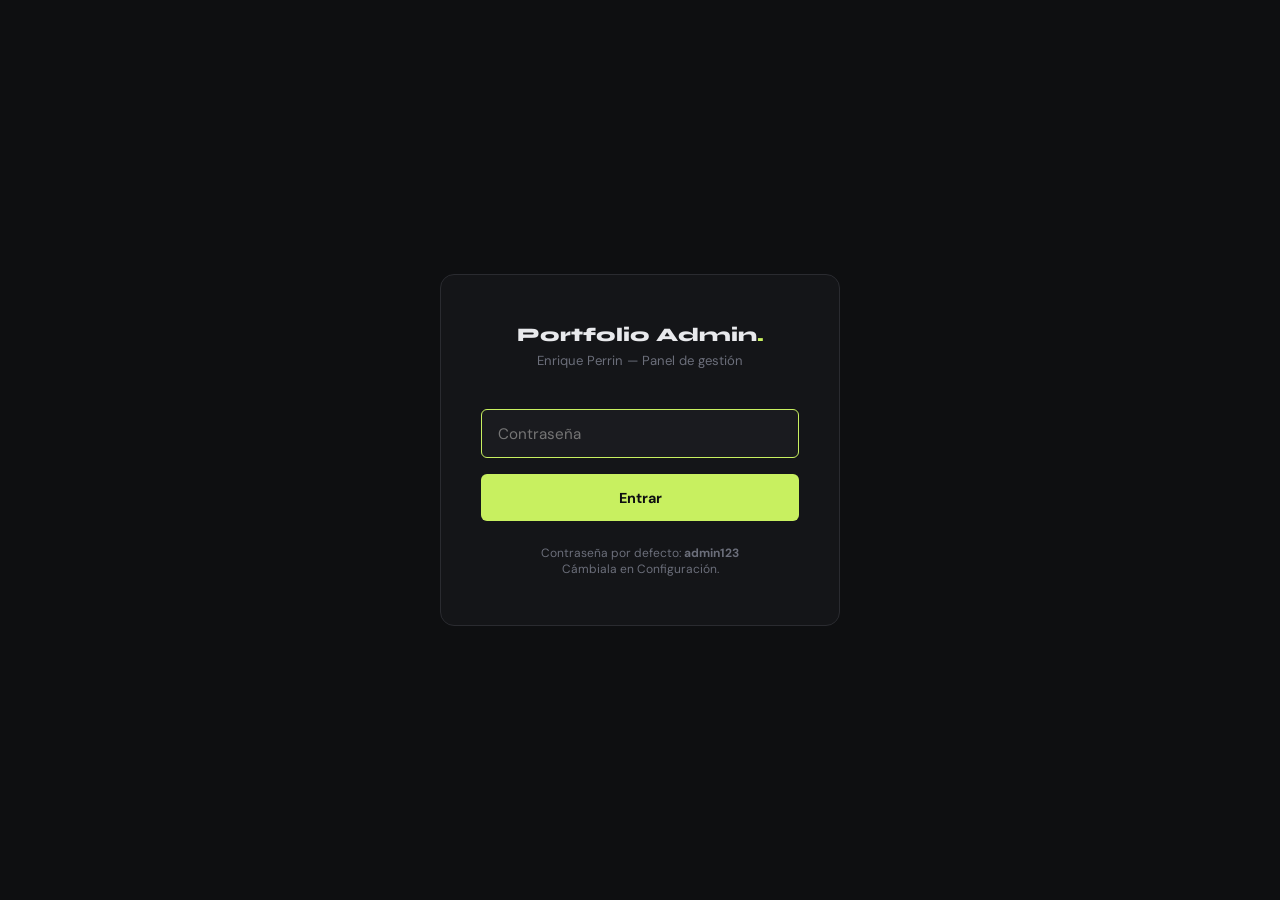
<file: admin.html>
<!DOCTYPE html>
<html lang="es">
<head>
  <meta charset="UTF-8" />
  <meta name="viewport" content="width=device-width, initial-scale=1.0" />
  <title>Admin — Enrique Perrin Portfolio</title>
  <link rel="preconnect" href="https://fonts.googleapis.com" />
  <link href="https://fonts.googleapis.com/css2?family=Syne:wght@700;800&family=DM+Sans:wght@300;400;500&display=swap" rel="stylesheet" />
  <style>
    *,*::before,*::after{box-sizing:border-box;margin:0;padding:0}
    :root{
      --bg:#0e0f11;--bg2:#141518;--bg3:#1a1b1f;--bg4:#212227;
      --line:#2a2b30;--text:#e8e9ec;--muted:#6b6e7a;
      --accent:#c8f060;--teal:#4af0c4;--danger:#f06060;--white:#fff;
      --font-h:'Syne',sans-serif;--font-b:'DM Sans',sans-serif;
      --radius:6px;--sidebar:240px;
    }
    html,body{height:100%}
    body{font-family:var(--font-b);background:var(--bg);color:var(--text);min-height:100vh}

    /* ══ LOGIN ══════════════════════════════════════ */
    #loginScreen{
      display:flex;align-items:center;justify-content:center;
      min-height:100vh;padding:2rem;
    }
    .login-box{
      background:var(--bg2);border:1px solid var(--line);
      border-radius:14px;padding:3rem 2.5rem;width:100%;max-width:400px;text-align:center;
    }
    .login-logo{font-family:var(--font-h);font-size:1.2rem;font-weight:800;margin-bottom:.4rem}
    .login-logo span{color:var(--accent)}
    .login-sub{font-size:.82rem;color:var(--muted);margin-bottom:2.5rem}
    .login-box input{
      width:100%;background:var(--bg3);border:1px solid var(--line);
      border-radius:var(--radius);padding:.85rem 1rem;color:var(--text);
      font-family:var(--font-b);font-size:.95rem;outline:none;
      margin-bottom:1rem;transition:border-color .2s;
    }
    .login-box input:focus{border-color:var(--accent)}
    .login-btn{
      width:100%;background:var(--accent);color:var(--bg);border:none;
      border-radius:var(--radius);padding:.9rem;
      font-family:var(--font-b);font-size:.9rem;font-weight:700;
      cursor:pointer;transition:opacity .2s;
    }
    .login-btn:hover{opacity:.88}
    .login-error{color:var(--danger);font-size:.82rem;margin-top:.8rem;display:none}
    .login-hint{font-size:.75rem;color:var(--muted);margin-top:1.5rem}

    /* ══ APP LAYOUT ════════════════════════════════ */
    #adminApp{display:none}
    .admin-layout{display:grid;grid-template-columns:var(--sidebar) 1fr;min-height:100vh}

    /* ── Sidebar ──────────────────────────────────── */
    .sidebar{
      background:var(--bg2);border-right:1px solid var(--line);
      display:flex;flex-direction:column;
      position:sticky;top:0;height:100vh;overflow-y:auto;
    }
    .sidebar-logo{
      font-family:var(--font-h);font-size:.9rem;font-weight:800;
      padding:1.5rem 1.5rem 1.2rem;border-bottom:1px solid var(--line);
    }
    .sidebar-logo span{color:var(--accent)}
    .sidebar-version{font-size:.62rem;color:var(--muted);margin-top:.2rem;font-family:var(--font-b);font-weight:400}
    .nav-section{font-size:.62rem;letter-spacing:.15em;text-transform:uppercase;color:var(--muted);padding:.8rem 1.5rem .3rem}
    .sidebar-link{
      display:flex;align-items:center;gap:.7rem;padding:.6rem 1.5rem;
      font-size:.85rem;color:var(--muted);cursor:pointer;
      border:none;background:none;width:100%;text-align:left;
      transition:color .15s,background .15s;
    }
    .sidebar-link:hover{color:var(--text);background:#ffffff05}
    .sidebar-link.active{color:var(--accent);background:#c8f06010}
    .sidebar-link .icon{font-size:1rem;width:20px;text-align:center}
    .sidebar-bottom{
      margin-top:auto;padding:1.2rem 1.5rem;
      border-top:1px solid var(--line);
      display:flex;flex-direction:column;gap:.6rem;
    }
    .sidebar-bottom a{
      font-size:.78rem;color:var(--muted);text-decoration:none;
      padding:.3rem 0;transition:color .2s;
    }
    .sidebar-bottom a:hover{color:var(--accent)}
    .logout-btn{
      background:none;border:none;color:var(--danger);
      font-size:.78rem;cursor:pointer;padding:.3rem 0;
      text-align:left;transition:opacity .2s;
    }
    .logout-btn:hover{opacity:.75}

    /* ── Main ─────────────────────────────────────── */
    .admin-main{display:flex;flex-direction:column;min-height:100vh;overflow-y:auto}
    .admin-topbar{
      background:var(--bg2);border-bottom:1px solid var(--line);
      padding:1.2rem 2rem;position:sticky;top:0;z-index:50;
      display:flex;align-items:center;justify-content:space-between;
    }
    .admin-title{font-family:var(--font-h);font-size:1.1rem;font-weight:800;color:var(--white)}
    .admin-subtitle{font-size:.78rem;color:var(--muted);margin-top:.1rem}
    .saved-indicator{
      display:flex;align-items:center;gap:.5rem;
      font-size:.78rem;color:var(--accent);opacity:0;
      transition:opacity .3s;
    }
    .saved-indicator.show{opacity:1}
    .admin-content{padding:2rem;flex:1}

    /* ── Panels ────────────────────────────────────── */
    .tab-panel{display:none}
    .tab-panel.active{display:block}

    /* ── Components ────────────────────────────────── */
    .panel{background:var(--bg2);border:1px solid var(--line);border-radius:10px;padding:1.8rem;margin-bottom:1.5rem}
    .panel-title{
      font-family:var(--font-h);font-size:1rem;font-weight:700;color:var(--white);
      margin-bottom:1.4rem;display:flex;align-items:center;justify-content:space-between;gap:.5rem;
    }
    .stats-row{display:grid;grid-template-columns:repeat(4,1fr);gap:1rem;margin-bottom:1.5rem}
    .stat-card{background:var(--bg2);border:1px solid var(--line);border-radius:10px;padding:1.3rem 1.5rem}
    .stat-card-val{font-family:var(--font-h);font-size:1.8rem;font-weight:800;color:var(--white)}
    .stat-card-lbl{font-size:.75rem;color:var(--muted);margin-top:.2rem}

    /* Tabs bar */
    .tabs{display:flex;border-bottom:1px solid var(--line);margin-bottom:1.8rem;gap:.2rem}
    .tab-btn{
      padding:.65rem 1.2rem;font-size:.82rem;font-weight:600;
      color:var(--muted);background:none;border:none;
      border-bottom:2px solid transparent;cursor:pointer;
      transition:all .2s;font-family:var(--font-b);white-space:nowrap;
    }
    .tab-btn.active{color:var(--accent);border-bottom-color:var(--accent)}

    /* Forms */
    .frow{display:grid;grid-template-columns:1fr 1fr;gap:1rem;margin-bottom:1rem}
    .fg{display:flex;flex-direction:column;gap:.35rem;margin-bottom:1rem}
    .fg:last-child{margin-bottom:0}
    .flabel{font-size:.7rem;letter-spacing:.12em;text-transform:uppercase;color:var(--muted);font-weight:600}
    .finput{
      width:100%;background:var(--bg3);border:1px solid var(--line);
      border-radius:var(--radius);padding:.72rem 1rem;color:var(--text);
      font-family:var(--font-b);font-size:.9rem;outline:none;
      transition:border-color .2s;-webkit-appearance:none;appearance:none;
    }
    .finput:focus{border-color:var(--accent)}
    textarea.finput{min-height:85px;resize:vertical}
    .finput-check{width:18px;height:18px;accent-color:var(--accent);cursor:pointer;flex-shrink:0}
    .check-row{display:flex;align-items:center;gap:.7rem}
    .check-row label{font-size:.88rem;color:var(--text);cursor:pointer}

    /* Buttons */
    .btn{
      display:inline-flex;align-items:center;gap:.4rem;
      padding:.58rem 1.2rem;border-radius:var(--radius);border:none;
      font-family:var(--font-b);font-size:.82rem;font-weight:600;
      cursor:pointer;transition:all .2s;
    }
    .btn-primary{background:var(--accent);color:var(--bg)}
    .btn-primary:hover{opacity:.88}
    .btn-teal{background:var(--teal);color:var(--bg)}
    .btn-teal:hover{opacity:.88}
    .btn-ghost{background:var(--bg3);border:1px solid var(--line);color:var(--text)}
    .btn-ghost:hover{border-color:var(--accent);color:var(--accent)}
    .btn-danger{background:#f0606012;border:1px solid #f0606040;color:var(--danger)}
    .btn-danger:hover{background:#f0606022}
    .btn-sm{padding:.35rem .8rem;font-size:.75rem}

    /* Item list */
    .item-list{display:flex;flex-direction:column;gap:.7rem;margin-top:1rem}
    .item-row{
      background:var(--bg3);border:1px solid var(--line);border-radius:8px;
      padding:.85rem 1rem;display:flex;align-items:center;gap:.9rem;
    }
    .item-thumb{width:58px;height:44px;border-radius:4px;object-fit:cover;flex-shrink:0;background:var(--bg);border:1px solid var(--line)}
    .item-info{flex:1;min-width:0}
    .item-title{font-size:.87rem;font-weight:600;color:var(--white);white-space:nowrap;overflow:hidden;text-overflow:ellipsis}
    .item-meta{font-size:.73rem;color:var(--muted);margin-top:.15rem}
    .item-actions{display:flex;gap:.5rem;flex-shrink:0}

    /* Toggle */
    .toggle-wrap{display:flex;align-items:center;gap:.7rem}
    .toggle{position:relative;width:40px;height:22px;flex-shrink:0}
    .toggle input{opacity:0;width:0;height:0}
    .toggle-slider{
      position:absolute;inset:0;background:var(--line);border-radius:11px;cursor:pointer;transition:background .2s;
    }
    .toggle-slider::before{
      content:'';position:absolute;width:16px;height:16px;border-radius:50%;
      background:var(--muted);top:3px;left:3px;transition:transform .2s,background .2s;
    }
    .toggle input:checked+.toggle-slider{background:#c8f06030}
    .toggle input:checked+.toggle-slider::before{transform:translateX(18px);background:var(--accent)}

    /* Modal */
    .modal{
      display:none;position:fixed;inset:0;z-index:500;
      background:rgba(0,0,0,.75);align-items:center;justify-content:center;padding:1.5rem;
    }
    .modal.open{display:flex}
    .modal-box{
      background:var(--bg2);border:1px solid var(--line);border-radius:12px;
      padding:2rem;width:100%;max-width:520px;max-height:88vh;overflow-y:auto;
    }
    .modal-head{
      display:flex;justify-content:space-between;align-items:center;
      margin-bottom:1.5rem;
    }
    .modal-head h3{font-family:var(--font-h);font-size:1.05rem;font-weight:800;color:var(--white)}
    .modal-head button{background:none;border:none;color:var(--muted);cursor:pointer;font-size:1.2rem;transition:color .2s;line-height:1}
    .modal-head button:hover{color:var(--white)}
    .modal-footer{display:flex;gap:.7rem;justify-content:flex-end;margin-top:1.5rem}

    /* Preview img */
    .img-preview{
      width:100%;aspect-ratio:16/9;object-fit:cover;border-radius:6px;
      border:1px solid var(--line);margin-top:.5rem;
      display:none;
    }
    .img-preview.show{display:block}

    /* Toast */
    .toast{
      position:fixed;bottom:1.5rem;right:1.5rem;z-index:9999;
      background:var(--bg3);border:1px solid var(--accent);
      border-radius:8px;padding:.8rem 1.4rem;
      font-size:.82rem;color:var(--accent);font-weight:600;
      transform:translateY(120%);opacity:0;transition:all .3s;
      pointer-events:none;display:flex;align-items:center;gap:.5rem;
    }
    .toast.show{transform:translateY(0);opacity:1}
    .toast.err{border-color:var(--danger);color:var(--danger)}

    /* Gameplay embed preview */
    .gp-embed-preview{
      width:100%;aspect-ratio:16/9;background:var(--bg3);
      border:1px solid var(--line);border-radius:8px;
      margin-top:.8rem;overflow:hidden;display:none;
    }
    .gp-embed-preview.show{display:block}
    .gp-embed-preview iframe{width:100%;height:100%;border:none}

    /* Responsive */
    @media(max-width:768px){
      .admin-layout{grid-template-columns:1fr}
      .sidebar{display:none}
      .stats-row{grid-template-columns:1fr 1fr}
      .frow{grid-template-columns:1fr}
    }
  </style>
</head>
<body>

<!-- ══ LOGIN ════════════════════════════════════════ -->
<div id="loginScreen">
  <div class="login-box">
    <div class="login-logo">Portfolio Admin<span>.</span></div>
    <div class="login-sub">Enrique Perrin — Panel de gestión</div>
    <input type="password" id="loginPass" placeholder="Contraseña" onkeydown="if(event.key==='Enter')doLogin()" />
    <button class="login-btn" onclick="doLogin()">Entrar</button>
    <div class="login-error" id="loginErr">Contraseña incorrecta.</div>
    <div class="login-hint">Contraseña por defecto: <strong>admin123</strong><br/>Cámbiala en Configuración.</div>
  </div>
</div>

<!-- ══ APP ══════════════════════════════════════════ -->
<div id="adminApp">
  <div class="admin-layout">

    <!-- SIDEBAR -->
    <aside class="sidebar">
      <div class="sidebar-logo">
        Admin<span>.</span>
        <div class="sidebar-version">Portfolio v2 — fusión</div>
      </div>

      <div class="nav-section">General</div>
      <button class="sidebar-link active" onclick="show('dashboard')"><span class="icon">📊</span>Dashboard</button>
      <button class="sidebar-link" onclick="show('config')"><span class="icon">⚙️</span>Configuración</button>

      <div class="nav-section">Contenido</div>
      <button class="sidebar-link" onclick="show('home')"><span class="icon">🏠</span>Página de Inicio</button>
      <button class="sidebar-link" onclick="show('projects')"><span class="icon">🎯</span>Proyectos</button>
      <button class="sidebar-link" onclick="show('gallery')"><span class="icon">🖼️</span>Galería</button>
      <button class="sidebar-link" onclick="show('contact')"><span class="icon">✉️</span>Contacto</button>
      <button class="sidebar-link" onclick="show('gameplays')"><span class="icon">🎮</span>Gameplays</button>

      <div class="sidebar-bottom">
        <a href="index.html" target="_blank">↗ Ver inicio</a>
        <a href="galeria.html" target="_blank">↗ Ver galería</a>
        <a href="contacto.html" target="_blank">↗ Ver contacto</a>
        <button class="logout-btn" onclick="doLogout()">⏻ Cerrar sesión</button>
      </div>
    </aside>

    <!-- MAIN -->
    <main class="admin-main">
      <div class="admin-topbar">
        <div>
          <div class="admin-title" id="pageTitle">Dashboard</div>
          <div class="admin-subtitle" id="pageSub">Resumen del portfolio</div>
        </div>
        <div class="saved-indicator" id="savedIndicator">✓ Guardado</div>
      </div>

      <div class="admin-content">

        <!-- DASHBOARD ─────────────────────────────── -->
        <div class="tab-panel active" id="panel-dashboard">
          <div class="stats-row">
            <div class="stat-card"><div class="stat-card-val" id="st-proj">0</div><div class="stat-card-lbl">Proyectos</div></div>
            <div class="stat-card"><div class="stat-card-val" id="st-imgs">0</div><div class="stat-card-lbl">Imágenes</div></div>
            <div class="stat-card"><div class="stat-card-val" id="st-cats">0</div><div class="stat-card-lbl">Categorías</div></div>
            <div class="stat-card"><div class="stat-card-val" id="st-gp">0</div><div class="stat-card-lbl">Gameplays</div></div>
          </div>
          <div class="panel">
            <div class="panel-title">🚀 Acciones rápidas</div>
            <div style="display:flex;gap:.7rem;flex-wrap:wrap;">
              <button class="btn btn-primary" onclick="show('projects');openProjModal()">+ Nuevo proyecto</button>
              <button class="btn btn-teal" onclick="show('gallery')">+ Subir imagen</button>
              <button class="btn btn-ghost" onclick="show('home')">✏️ Editar Inicio</button>
              <button class="btn btn-ghost" onclick="show('contact')">✏️ Editar Contacto</button>
            </div>
          </div>
          <div class="panel">
            <div class="panel-title">💾 Backup de datos</div>
            <p style="font-size:.85rem;color:var(--muted);line-height:1.7;margin-bottom:1rem;">Los datos se guardan en este navegador. Exporta regularmente para no perderlos.</p>
            <div style="display:flex;gap:.7rem;flex-wrap:wrap;">
              <button class="btn btn-ghost btn-sm" onclick="exportDB()">📤 Exportar JSON</button>
              <button class="btn btn-ghost btn-sm" onclick="document.getElementById('importFile').click()">📥 Importar JSON</button>
              <input type="file" id="importFile" accept=".json" style="display:none" onchange="importFromFile(event)" />
            </div>
          </div>
        </div>

        <!-- CONFIGURACIÓN ─────────────────────────── -->
        <div class="tab-panel" id="panel-config">
          <div class="panel">
            <div class="panel-title">👤 Datos generales</div>
            <div class="frow">
              <div class="fg"><label class="flabel">Nombre completo</label><input class="finput" id="cfg_name" /></div>
              <div class="fg"><label class="flabel">Tagline / Rol</label><input class="finput" id="cfg_tagline" /></div>
            </div>
            <div class="frow">
              <div class="fg"><label class="flabel">Email</label><input class="finput" type="email" id="cfg_email" /></div>
              <div class="fg"><label class="flabel">URL del CV (PDF)</label><input class="finput" type="url" id="cfg_cv" /></div>
            </div>
            <div class="frow">
              <div class="fg"><label class="flabel">LinkedIn (URL o texto)</label><input class="finput" id="cfg_li" /></div>
              <div class="fg"><label class="flabel">ArtStation (URL o texto)</label><input class="finput" id="cfg_as" /></div>
            </div>
            <div class="fg">
              <div class="check-row">
                <input class="finput-check" type="checkbox" id="cfg_avail" />
                <label for="cfg_avail">Mostrar como "Disponible para trabajo"</label>
              </div>
            </div>
            <div class="fg"><label class="flabel">Texto de disponibilidad</label><input class="finput" id="cfg_availtxt" placeholder="Buscando prácticas / empleo" /></div>
            <button class="btn btn-primary" onclick="saveConfig()">💾 Guardar</button>
          </div>

          <!-- REDES SOCIALES / FOOTER LINKS -->
          <div class="panel">
            <div class="panel-title">🔗 Redes sociales y enlaces del footer</div>
            <p style="font-size:.85rem;color:var(--muted);margin-bottom:1rem;">Gestiona los enlaces del pie de página de todas las páginas. Puedes ocultarlos temporalmente sin borrarlos y añadir los que quieras.</p>
            <div id="socialLinksEditor" style="display:flex;flex-direction:column;gap:.7rem;margin-bottom:1rem;"></div>
            <button class="btn btn-ghost btn-sm" onclick="addSocialLink()" style="margin-bottom:1rem;">➕ Añadir enlace</button>
            <button class="btn btn-primary" onclick="saveSocialLinks()">💾 Guardar enlaces</button>
          </div>

          <!-- NUBE / JSONBIN -->
          <div class="panel" id="cloudPanel">
            <div class="panel-title">☁️ Sincronización en la nube (JSONbin)</div>
            <div id="cloudStatus" style="margin-bottom:1rem;padding:.6rem 1rem;border-radius:.5rem;font-size:.85rem;background:var(--surface2);"></div>
            <p style="font-size:.82rem;color:var(--muted);margin-bottom:1rem;">
              Con JSONbin tus datos se guardan en la nube y no se pierden aunque cambies de navegador o dispositivo.
              <a href="https://jsonbin.io" target="_blank" style="color:var(--accent);">Regístrate gratis en jsonbin.io</a>,
              crea un Access Key y pégala aquí. El Bin ID se crea automáticamente.
            </p>
            <div class="frow">
              <div class="fg" style="flex:1">
                <label class="flabel">API Key (Master Key de JSONbin)</label>
                <input class="finput" id="cloud_apikey" type="password" placeholder="$2a$10$..." autocomplete="off" />
              </div>
              <div class="fg" style="flex:1">
                <label class="flabel">Bin ID <span style="color:var(--muted);font-weight:400;">(se rellena solo)</span></label>
                <input class="finput" id="cloud_binid" placeholder="Se genera automáticamente" />
              </div>
            </div>
            <div style="display:flex;gap:.7rem;flex-wrap:wrap;margin-top:.5rem;">
              <button class="btn btn-primary" onclick="saveCloudCfg()">🔗 Conectar y guardar</button>
              <button class="btn btn-ghost" onclick="syncFromCloud()">⬇️ Descargar desde nube</button>
              <button class="btn btn-ghost" onclick="uploadToCloud()">⬆️ Subir datos actuales</button>
              <button class="btn btn-danger btn-sm" onclick="disconnectCloud()">❌ Desconectar</button>
            </div>
          </div>

          <div class="panel">
            <div class="panel-title">🔑 Cambiar contraseña</div>
            <div class="frow">
              <div class="fg"><label class="flabel">Contraseña actual</label><input class="finput" type="password" id="pw_cur" /></div>
              <div class="fg"><label class="flabel">Nueva contraseña</label><input class="finput" type="password" id="pw_new" /></div>
            </div>
            <button class="btn btn-ghost" onclick="changePass()">🔐 Cambiar</button>
          </div>
          <div class="panel">
            <div class="panel-title">⚠️ Zona de peligro</div>
            <p style="font-size:.85rem;color:var(--muted);margin-bottom:1rem;">Restablecer todo el contenido al estado inicial. Esta acción no se puede deshacer.</p>
            <button class="btn btn-danger" onclick="doReset()">🗑️ Restablecer todo</button>
          </div>
        </div>

        <!-- HOME ──────────────────────────────────── -->
        <div class="tab-panel" id="panel-home">
          <div class="tabs">
            <button class="tab-btn active" onclick="swTab(this,'home-hero')">🌟 Hero</button>
            <button class="tab-btn" onclick="swTab(this,'home-about')">👤 Sobre mí</button>
            <button class="tab-btn" onclick="swTab(this,'home-stats')">📈 Stats</button>
            <button class="tab-btn" onclick="swTab(this,'home-skills')">🛠 Habilidades</button>
            <button class="tab-btn" onclick="swTab(this,'home-sections')">📑 Secciones</button>
          </div>

          <!-- HERO -->
          <div id="home-hero">
            <div class="panel">
              <div class="panel-title">🌟 Hero (portada)</div>
              <div class="fg"><label class="flabel">Badge / texto superior</label><input class="finput" id="h_badge" /></div>
              <div class="fg"><label class="flabel">Título (usa nueva línea para salto)</label><textarea class="finput" id="h_title" style="min-height:60px"></textarea></div>
              <div class="frow">
                <div class="fg"><label class="flabel">Subtítulo (rol)</label><input class="finput" id="h_role" /></div>
                <div class="fg"><label class="flabel">Descripción corta</label><input class="finput" id="h_desc" /></div>
              </div>
              <div class="fg"><label class="flabel">URL imagen hero</label><input class="finput" type="url" id="h_img" oninput="prevImg(this,'h_img_prev')" placeholder="https://..." /></div>
              <img class="img-preview" id="h_img_prev" />
              <button class="btn btn-primary" style="margin-top:1rem" onclick="saveHero()">💾 Guardar hero</button>
            </div>
          </div>

          <!-- ABOUT -->
          <div id="home-about" style="display:none">
            <div class="panel">
              <div class="panel-title">👤 Sección "Sobre mí"</div>
              <div class="fg"><label class="flabel">Título de sección</label><input class="finput" id="ab_title" /></div>
              <div class="fg"><label class="flabel">URL foto de perfil</label><input class="finput" type="url" id="ab_photo" oninput="prevImg(this,'ab_photo_prev')" /></div>
              <img class="img-preview" id="ab_photo_prev" />
              <div class="frow">
                <div class="fg"><label class="flabel">Nombre en tarjeta</label><input class="finput" id="ab_name" /></div>
                <div class="fg"><label class="flabel">Subtítulo en tarjeta</label><input class="finput" id="ab_sub" /></div>
              </div>
              <div class="fg"><label class="flabel">Estado / disponibilidad</label><input class="finput" id="ab_status" /></div>
              <div class="fg">
                <label class="flabel">Info de tarjeta (una fila por línea, formato "Etiqueta: Valor")</label>
                <textarea class="finput" id="ab_info" style="min-height:100px" placeholder="Especialidad: 3D Artist&#10;Idiomas: ES · EN"></textarea>
              </div>
              <div class="fg">
                <label class="flabel">Párrafos de texto (uno por línea en blanco — separa con doble salto)</label>
                <textarea class="finput" id="ab_paras" style="min-height:140px"></textarea>
              </div>
              <div class="fg">
                <label class="flabel">Herramientas (una por línea)</label>
                <textarea class="finput" id="ab_tools" style="min-height:90px" placeholder="🟠 Blender&#10;⬛ Unity"></textarea>
              </div>
              <button class="btn btn-primary" onclick="saveAbout()">💾 Guardar</button>
            </div>
            <div class="panel">
              <div class="panel-title">📊 Barras de habilidad</div>
              <div id="skillBarsEditor"></div>
              <button class="btn btn-ghost btn-sm" style="margin-top:.7rem" onclick="addSkillBar()">+ Añadir</button>
              <button class="btn btn-primary btn-sm" style="margin-top:.7rem;margin-left:.5rem" onclick="saveSkillBars()">💾 Guardar barras</button>
            </div>
          </div>

          <!-- STATS -->
          <div id="home-stats" style="display:none">
            <div class="panel">
              <div class="panel-title">📈 Stats del hero</div>
              <div id="statsEditor"></div>
              <div style="display:flex;gap:.7rem;margin-top:.7rem;">
                <button class="btn btn-ghost btn-sm" onclick="addStat()">+ Añadir stat</button>
                <button class="btn btn-primary btn-sm" onclick="saveStats()">💾 Guardar stats</button>
              </div>
            </div>
          </div>

          <!-- SKILLS CARDS -->
          <div id="home-skills" style="display:none">
            <div class="panel">
              <div class="panel-title">🃏 Tarjetas de especialidades</div>
              <div id="expCardsEditor"></div>
              <div style="display:flex;gap:.7rem;margin-top:.7rem;">
                <button class="btn btn-ghost btn-sm" onclick="addExpCard()">+ Añadir tarjeta</button>
                <button class="btn btn-primary btn-sm" onclick="saveExpCards()">💾 Guardar tarjetas</button>
              </div>
            </div>
          </div>

          <!-- SECTIONS MANAGER -->
          <div id="home-sections" style="display:none">
            <div class="panel">
              <div class="panel-title">📑 Secciones de la home</div>
              <p style="font-size:.82rem;color:var(--muted);margin-bottom:1rem;">Activa o desactiva secciones. Las desactivadas no aparecerán en la web.</p>
              <div id="sectionsManager"></div>
              <button class="btn btn-primary" style="margin-top:1rem" onclick="saveSections()">💾 Guardar orden</button>
            </div>
          </div>
        </div>

        <!-- PROYECTOS ──────────────────────────────── -->
        <div class="tab-panel" id="panel-projects">
          <div class="panel">
            <div class="panel-title">
              🎯 Proyectos
              <button class="btn btn-primary btn-sm" onclick="openProjModal()">+ Nuevo</button>
            </div>
            <div class="item-list" id="projList"></div>
          </div>
        </div>

        <!-- GALERÍA ────────────────────────────────── -->
        <div class="tab-panel" id="panel-gallery">
          <div class="tabs">
            <button class="tab-btn active" onclick="swTab(this,'gal-images')">🖼️ Imágenes</button>
            <button class="tab-btn" onclick="swTab(this,'gal-cats')">🏷️ Categorías</button>
          </div>
          <div id="gal-images">
            <div class="panel">
              <div class="panel-title">➕ Añadir imagen</div>
              <div class="fg"><label class="flabel">URL de la imagen</label><input class="finput" type="url" id="gi_url" oninput="prevImg(this,'gi_prev')" placeholder="https://..." /></div>
              <img class="img-preview" id="gi_prev" />
              <div class="frow">
                <div class="fg"><label class="flabel">Descripción / alt</label><input class="finput" id="gi_alt" placeholder="Modelado 3D" /></div>
                <div class="fg"><label class="flabel">Categoría</label><select class="finput" id="gi_cat"></select></div>
              </div>
              <button class="btn btn-primary" onclick="addGalImg()">➕ Añadir</button>
            </div>
            <div class="panel">
              <div class="panel-title">🖼️ Imágenes actuales (<span id="imgCount">0</span>)</div>
              <div class="item-list" id="imgList"></div>
            </div>
          </div>
          <div id="gal-cats" style="display:none">
            <div class="panel">
              <div class="panel-title">➕ Nueva categoría</div>
              <div class="frow">
                <div class="fg"><label class="flabel">ID (sin espacios)</label><input class="finput" id="gc_id" placeholder="personajes" /></div>
                <div class="fg"><label class="flabel">Nombre visible</label><input class="finput" id="gc_name" placeholder="Personajes" /></div>
              </div>
              <button class="btn btn-primary" onclick="addCat()">➕ Añadir</button>
            </div>
            <div class="panel">
              <div class="panel-title">🏷️ Categorías</div>
              <div class="item-list" id="catList"></div>
            </div>
          </div>
        </div>

        <!-- CONTACTO ───────────────────────────────── -->
        <div class="tab-panel" id="panel-contact">
          <div class="panel">
            <div class="panel-title">✉️ Datos de contacto</div>
            <div class="fg"><label class="flabel">Texto introductorio (HTML permitido)</label><textarea class="finput" id="c_intro" style="min-height:100px"></textarea></div>
            <div class="frow">
              <div class="fg"><label class="flabel">Email</label><input class="finput" type="email" id="c_email" /></div>
              <div class="fg"><label class="flabel">URL CV</label><input class="finput" type="url" id="c_cv" /></div>
            </div>
            <div class="frow">
              <div class="fg"><label class="flabel">LinkedIn</label><input class="finput" id="c_li" /></div>
              <div class="fg"><label class="flabel">ArtStation</label><input class="finput" id="c_as" /></div>
            </div>
            <button class="btn btn-primary" onclick="saveContact()">💾 Guardar contacto</button>
          </div>
        </div>

        <!-- GAMEPLAYS ──────────────────────────────── -->
        <div class="tab-panel" id="panel-gameplays">
          <div class="panel">
            <div class="panel-title">⚙️ Ajustes de sección</div>
            <div class="fg">
              <div class="toggle-wrap">
                <label class="toggle"><input type="checkbox" id="gp_active"><span class="toggle-slider"></span></label>
                <span style="font-size:.88rem;color:var(--text)">Activar sección Gameplays en la web</span>
              </div>
            </div>
            <div class="fg"><label class="flabel">Título de la sección</label><input class="finput" id="gp_title" /></div>
            <button class="btn btn-primary" onclick="saveGpSettings()">💾 Guardar ajustes</button>
          </div>
          <div class="panel">
            <div class="panel-title">➕ Añadir contenido</div>
            <div class="fg">
              <label class="flabel">Tipo</label>
              <select class="finput" id="gp_type" onchange="onGpTypeChange()">
                <option value="youtube">YouTube (embed)</option>
                <option value="mp4">Vídeo MP4 (URL)</option>
                <option value="gif">GIF (URL)</option>
              </select>
            </div>
            <div class="fg"><label class="flabel">Título</label><input class="finput" id="gp_name" placeholder="Demo de gameplay" /></div>

            <!-- YouTube -->
            <div id="gp_yt_wrap">
              <div class="fg">
                <label class="flabel">ID del vídeo de YouTube</label>
                <input class="finput" id="gp_yt_id" placeholder="dQw4w9WgXcQ" oninput="previewYT()" />
                <small style="color:var(--muted);font-size:.73rem;margin-top:.3rem;display:block">youtube.com/watch?v=<strong>ID_AQUÍ</strong></small>
              </div>
              <div class="gp-embed-preview" id="gp_yt_prev"><iframe id="gp_yt_frame" allowfullscreen></iframe></div>
            </div>

            <!-- URL (mp4 / gif) -->
            <div id="gp_url_wrap" style="display:none">
              <div class="fg"><label class="flabel">URL del archivo</label><input class="finput" type="url" id="gp_url" placeholder="https://..." /></div>
            </div>

            <div class="fg"><label class="flabel">Miniatura (URL, opcional)</label><input class="finput" type="url" id="gp_thumb" oninput="prevImg(this,'gp_thumb_prev')" /></div>
            <img class="img-preview" id="gp_thumb_prev" />
            <button class="btn btn-primary" style="margin-top:.8rem" onclick="addGp()">➕ Añadir</button>
          </div>
          <div class="panel">
            <div class="panel-title">📹 Contenido guardado</div>
            <div class="item-list" id="gpList"></div>
          </div>
        </div>

      </div><!-- /admin-content -->
    </main>
  </div>
</div><!-- /adminApp -->

<!-- MODAL PROYECTO -->
<div class="modal" id="modalProj">
  <div class="modal-box">
    <div class="modal-head">
      <h3 id="projModalTitle">Nuevo proyecto</h3>
      <button onclick="closeM('modalProj')">✕</button>
    </div>
    <input type="hidden" id="pm_id" />
    <div class="fg"><label class="flabel">Título</label><input class="finput" id="pm_title" /></div>
    <div class="fg"><label class="flabel">Descripción</label><textarea class="finput" id="pm_desc"></textarea></div>
    <div class="fg"><label class="flabel">URL imagen</label><input class="finput" type="url" id="pm_img" oninput="prevImg(this,'pm_img_prev')" /></div>
    <img class="img-preview" id="pm_img_prev" />
    <div class="frow">
      <div class="fg"><label class="flabel">Categoría</label>
        <select class="finput" id="pm_cat">
          <option value="3d">3D</option><option value="game">Game Dev</option>
          <option value="anim">Animación</option><option value="otro">Otro</option>
        </select>
      </div>
      <div class="fg"><label class="flabel">Tamaño en grid</label>
        <select class="finput" id="pm_size">
          <option value="wide">Grande (7/12)</option>
          <option value="narrow">Estrecho (5/12)</option>
          <option value="half">Medio (6/12)</option>
        </select>
      </div>
    </div>
    <div class="fg"><label class="flabel">Tags (separados por coma)</label><input class="finput" id="pm_tags" /></div>
    <div class="fg"><label class="flabel">Enlace "Ver proyecto"</label><input class="finput" type="url" id="pm_link" /></div>
    <div class="modal-footer">
      <button class="btn btn-ghost" onclick="closeM('modalProj')">Cancelar</button>
      <button class="btn btn-primary" onclick="saveProj()">💾 Guardar</button>
    </div>
  </div>
</div>

<!-- MODAL IMAGEN GALERÍA (editar) -->
<div class="modal" id="modalImg">
  <div class="modal-box">
    <div class="modal-head">
      <h3>Editar imagen</h3>
      <button onclick="closeM('modalImg')">✕</button>
    </div>
    <input type="hidden" id="im_id" />
    <div class="fg"><label class="flabel">URL</label><input class="finput" type="url" id="im_src" oninput="prevImg(this,'im_prev')" /></div>
    <img class="img-preview" id="im_prev" />
    <div class="fg"><label class="flabel">Descripción / alt</label><input class="finput" id="im_alt" /></div>
    <div class="fg"><label class="flabel">Categoría</label><select class="finput" id="im_cat"></select></div>
    <div class="modal-footer">
      <button class="btn btn-ghost" onclick="closeM('modalImg')">Cancelar</button>
      <button class="btn btn-primary" onclick="saveImgEdit()">💾 Guardar</button>
    </div>
  </div>
</div>

<!-- TOAST -->
<div class="toast" id="toast"></div>

<!-- DATA -->
<script src="../js/data.js"></script>
<script>
/* ══════════════════════════════════════════════════
   ADMIN JS — Panel unificado
══════════════════════════════════════════════════ */

const DEFAULT_PASS = 'admin123';

/* ── AUTH ──────────────────────────────────────── */
function doLogin() {
  const v = document.getElementById('loginPass').value;
  const stored = localStorage.getItem('ep_admin_pass') || DEFAULT_PASS;
  if (v === stored) {
    sessionStorage.setItem('ep_auth','1');
    document.getElementById('loginScreen').style.display = 'none';
    document.getElementById('adminApp').style.display = 'block';
    initAdmin();
  } else {
    document.getElementById('loginErr').style.display = 'block';
    document.getElementById('loginPass').value = '';
    document.getElementById('loginPass').focus();
  }
}
function doLogout() { sessionStorage.removeItem('ep_auth'); location.reload(); }

function changePass() {
  const cur = document.getElementById('pw_cur').value;
  const nw  = document.getElementById('pw_new').value;
  const stored = localStorage.getItem('ep_admin_pass') || DEFAULT_PASS;
  if (cur !== stored) { toast('Contraseña actual incorrecta',true); return; }
  if (nw.length < 4)  { toast('Mínimo 4 caracteres',true); return; }
  localStorage.setItem('ep_admin_pass', nw);
  toast('Contraseña actualizada');
  document.getElementById('pw_cur').value = '';
  document.getElementById('pw_new').value = '';
}

/* ── CLOUD / JSONBIN ────────────────────────────── */
function updateCloudStatus() {
  const el = document.getElementById('cloudStatus');
  if (!el) return;
  const cfg = getCloudCfg();
  if (cfg.apiKey && cfg.binId) {
    el.style.borderLeft = '3px solid var(--accent)';
    el.innerHTML = '✅ <strong>Conectado</strong> — Bin ID: <code style="font-size:.8rem">' + cfg.binId + '</code>. Los cambios se guardan automáticamente en la nube.';
  } else {
    el.style.borderLeft = '3px solid var(--muted)';
    el.innerHTML = '⚠️ <strong>Sin conexión</strong> — Los datos solo se guardan en este navegador. Configura tu API Key para sincronizar en la nube.';
  }
}

function loadCloudForm() {
  const cfg = getCloudCfg();
  const apiEl = document.getElementById('cloud_apikey');
  const binEl = document.getElementById('cloud_binid');
  if (apiEl) apiEl.value = cfg.apiKey || '';
  if (binEl) binEl.value = cfg.binId  || '';
  updateCloudStatus();
}

async function saveCloudCfg() {
  const apiKey = document.getElementById('cloud_apikey').value.trim();
  const binId  = document.getElementById('cloud_binid').value.trim();
  if (!apiKey) { toast('Introduce tu API Key', true); return; }

  // Si no hay binId, crear uno nuevo
  if (!binId) {
    toast('Creando bin en JSONbin...');
    try {
      const result = await createCloudBin(apiKey, getDB());
      setCloudCfg({ apiKey, binId: result.binId });
      document.getElementById('cloud_binid').value = result.binId;
      toast('☁️ ¡Bin creado y conectado! ID: ' + result.binId);
    } catch(e) {
      toast('Error al crear bin: ' + e.message, true);
      return;
    }
  } else {
    setCloudCfg({ apiKey, binId });
    toast('☁️ Configuración guardada');
  }
  updateCloudStatus();
}

async function syncFromCloud() {
  if (!isCloudEnabled()) { toast('Configura primero la nube', true); return; }
  toast('Descargando datos...');
  await loadFromCloud(
    (db) => { toast('✅ Datos sincronizados desde la nube'); loadConfigForm(); loadHomeForm(); loadProjects(); refreshStats(); },
    (err) => toast('Error: ' + err, true)
  );
}

async function uploadToCloud() {
  if (!isCloudEnabled()) { toast('Configura primero la nube', true); return; }
  toast('Subiendo datos...');
  const ok = await saveDBCloud(getDB());
  toast(ok ? '☁️ Datos subidos a la nube' : '❌ Error al subir', !ok);
}

function disconnectCloud() {
  if (!confirm('¿Desconectar la nube? Los datos locales se conservan.')) return;
  localStorage.removeItem('ep_cloud_cfg');
  document.getElementById('cloud_apikey').value = '';
  document.getElementById('cloud_binid').value  = '';
  updateCloudStatus();
  toast('Nube desconectada');
}

/* ── INIT ──────────────────────────────────────── */
function initAdmin() {
  refreshStats();
  loadCloudForm();
  loadConfigForm();
  loadHomeForm();
  loadProjects();
  loadGallery();
  loadContact();
  loadGameplays();
}

/* ── PANEL NAV ─────────────────────────────────── */
const PANEL_META = {
  dashboard: ['Dashboard','Resumen del portfolio'],
  config:    ['Configuración','Datos y acceso'],
  home:      ['Página de Inicio','Edita el contenido de la home'],
  projects:  ['Proyectos','Gestiona tu portfolio'],
  gallery:   ['Galería','Imágenes y categorías'],
  contact:   ['Contacto','Textos e información'],
  gameplays: ['Gameplays','Contenido multimedia']
};

function show(id) {
  document.querySelectorAll('.tab-panel').forEach(p => p.classList.remove('active'));
  document.querySelectorAll('.sidebar-link').forEach(l => l.classList.remove('active'));
  document.getElementById('panel-'+id).classList.add('active');
  document.querySelectorAll('.sidebar-link').forEach(l => {
    if ((l.getAttribute('onclick')||'').includes("'"+id+"'")) l.classList.add('active');
  });
  const [t,s] = PANEL_META[id] || [id,''];
  document.getElementById('pageTitle').textContent = t;
  document.getElementById('pageSub').textContent   = s;
}

/* ── TAB SWITCHER ──────────────────────────────── */
function swTab(btn, target) {
  const bar = btn.closest('.tabs');
  if (!bar) return;
  bar.querySelectorAll('.tab-btn').forEach(b => b.classList.remove('active'));
  btn.classList.add('active');
  // Find sibling tab contents (immediate siblings of bar's parent)
  const panel = bar.closest('.tab-panel');
  const all   = panel ? panel.querySelectorAll('[id^="' + target.split('-')[0] + '-"]') : [];
  all.forEach(el => el.style.display = 'none');
  const t = document.getElementById(target);
  if (t) t.style.display = '';
}

/* ── TOAST & SAVE ──────────────────────────────── */
function toast(msg, err=false) {
  const t = document.getElementById('toast');
  t.textContent = (err ? '✕ ' : '✓ ') + msg;
  t.className = 'toast show' + (err ? ' err' : '');
  setTimeout(() => t.classList.remove('show'), 2800);
}
async function persist(db) {
  const cloudOk = await saveDBCloud(db);
  const si = document.getElementById('savedIndicator');
  si.classList.add('show');
  setTimeout(() => si.classList.remove('show'), 2500);
  if (isCloudEnabled()) {
    toast(cloudOk ? '☁️ Guardado en la nube' : '⚠️ Guardado solo local (error nube)');
  } else {
    toast('💾 Guardado local');
  }
  refreshStats();
  updateCloudStatus();
}

/* ── DASHBOARD ─────────────────────────────────── */
function refreshStats() {
  const db = getDB();
  document.getElementById('st-proj').textContent = db.projects.length;
  document.getElementById('st-imgs').textContent = db.gallery.images.length;
  document.getElementById('st-cats').textContent = db.gallery.categories.length;
  document.getElementById('st-gp').textContent   = db.gameplays.items.length;
}

/* ── CONFIG ────────────────────────────────────── */
function loadConfigForm() {
  const c = getDB().config || {};
  document.getElementById('cfg_name').value     = c.name || '';
  document.getElementById('cfg_tagline').value  = c.tagline || '';
  document.getElementById('cfg_email').value    = c.email || '';
  document.getElementById('cfg_cv').value       = c.cvUrl || '';
  document.getElementById('cfg_li').value       = c.linkedin || '';
  document.getElementById('cfg_as').value       = c.artstation || '';
  document.getElementById('cfg_avail').checked  = c.availableForWork !== false;
  document.getElementById('cfg_availtxt').value = c.availableText || '';
  // Cargar editor de redes sociales
  renderSocialLinksEditor(c.socialLinks || []);
}
function saveConfig() {
  const db = getDB();
  const prev = db.config || {};
  db.config = {
    name: document.getElementById('cfg_name').value,
    tagline: document.getElementById('cfg_tagline').value,
    email: document.getElementById('cfg_email').value,
    cvUrl: document.getElementById('cfg_cv').value,
    linkedin: document.getElementById('cfg_li').value,
    artstation: document.getElementById('cfg_as').value,
    availableForWork: document.getElementById('cfg_avail').checked,
    availableText: document.getElementById('cfg_availtxt').value,
    socialLinks: prev.socialLinks || []
  };
  persist(db);
}

/* ── SOCIAL LINKS EDITOR ─────────────────────────── */
function loadSocialLinksEditor() {
  const db = getDB();
  const links = (db.config || {}).socialLinks || [];
  renderSocialLinksEditor(links);
}

function renderSocialLinksEditor(links) {
  const container = document.getElementById('socialLinksEditor');
  if (!container) return;
  container.innerHTML = '';
  links.forEach((link, idx) => {
    const row = document.createElement('div');
    row.style.cssText = 'display:grid;grid-template-columns:80px 1fr 1fr auto auto;gap:.5rem;align-items:center;background:var(--surface2);padding:.6rem .8rem;border-radius:.5rem;';
    row.innerHTML = `
      <input class="finput" placeholder="Icono" value="${link.icon||''}" data-idx="${idx}" data-field="icon" style="text-align:center;font-size:1.1rem;" />
      <input class="finput" placeholder="Etiqueta (ej: LinkedIn)" value="${link.label||''}" data-idx="${idx}" data-field="label" />
      <input class="finput" placeholder="URL completa" value="${link.url||''}" data-idx="${idx}" data-field="url" />
      <label title="${link.visible ? 'Visible' : 'Oculto'}" style="cursor:pointer;display:flex;align-items:center;gap:.3rem;font-size:.8rem;white-space:nowrap;color:${link.visible ? 'var(--accent)' : 'var(--muted)'};">
        <input type="checkbox" ${link.visible ? 'checked' : ''} data-idx="${idx}" data-field="visible" onchange="toggleSocialVisible(this)" style="accent-color:var(--accent);" />
        ${link.visible ? '👁 Visible' : '🚫 Oculto'}
      </label>
      <button class="btn btn-danger btn-sm" onclick="removeSocialLink(${idx})" title="Eliminar" style="padding:.3rem .6rem;">🗑</button>
    `;
    container.appendChild(row);
  });
}

function toggleSocialVisible(checkbox) {
  const label = checkbox.parentElement;
  const visible = checkbox.checked;
  label.style.color = visible ? 'var(--accent)' : 'var(--muted)';
  label.innerHTML = `<input type="checkbox" ${visible ? 'checked' : ''} data-idx="${checkbox.dataset.idx}" data-field="visible" onchange="toggleSocialVisible(this)" style="accent-color:var(--accent);" /> ${visible ? '👁 Visible' : '🚫 Oculto'}`;
}

function addSocialLink() {
  const db = getDB();
  const links = (db.config || {}).socialLinks || [];
  links.push({ id: 'sl' + Date.now(), label: '', url: '', icon: '🔗', visible: true });
  renderSocialLinksEditor(links);
}

function removeSocialLink(idx) {
  const db = getDB();
  const links = (db.config || {}).socialLinks || [];
  links.splice(idx, 1);
  renderSocialLinksEditor(links);
}

function saveSocialLinks() {
  const container = document.getElementById('socialLinksEditor');
  if (!container) return;
  const rows = container.querySelectorAll('[data-idx]');
  const map = {};
  rows.forEach(el => {
    const i = el.dataset.idx;
    if (!map[i]) map[i] = { id: 'sl' + i };
    if (el.dataset.field === 'visible') {
      map[i].visible = el.checked;
    } else {
      map[i][el.dataset.field] = el.value;
    }
  });
  const links = Object.values(map);
  const db = getDB();
  db.config = db.config || {};
  db.config.socialLinks = links;
  persist(db);
  toast('✅ Enlaces guardados');
}

/* ── HOME / HERO ────────────────────────────────── */
function loadHomeForm() {
  const db = getDB();
  const h  = db.home;
  document.getElementById('h_badge').value = h.badge || '';
  document.getElementById('h_title').value = h.heroTitle || '';
  document.getElementById('h_role').value  = h.heroSubtitle || '';
  document.getElementById('h_desc').value  = h.heroDesc || '';
  document.getElementById('h_img').value   = h.heroImage || '';
  if (h.heroImage) { const p=document.getElementById('h_img_prev'); p.src=h.heroImage; p.classList.add('show'); }

  // About section
  const ab = h.sections?.find(s=>s.type==='about') || {};
  document.getElementById('ab_title').value  = ab.title || '';
  document.getElementById('ab_photo').value  = ab.photo || '';
  if (ab.photo) { const p=document.getElementById('ab_photo_prev'); p.src=ab.photo; p.classList.add('show'); }
  document.getElementById('ab_name').value   = ab.cardName || '';
  document.getElementById('ab_sub').value    = ab.cardSub  || '';
  document.getElementById('ab_status').value = ab.cardStatus || '';

  // cardInfo
  const infoArr = Array.isArray(ab.cardInfo)
    ? ab.cardInfo.map(r => r.label+': '+r.value)
    : (ab.cardInfo||'').split('·').map(s=>s.trim()).filter(Boolean);
  document.getElementById('ab_info').value = infoArr.join('\n');
  document.getElementById('ab_paras').value = (ab.paragraphs||[]).join('\n\n');
  document.getElementById('ab_tools').value = (ab.tools||[]).join('\n');

  renderSkillBarsEditor(ab.skills || []);
  renderStatsEditor(h.stats || []);
  renderExpCardsEditor(h.sections?.find(s=>s.type==='skills')?.cards || []);
  renderSectionsManager(h.sections || []);
}

function saveHero() {
  const db = getDB();
  db.home.badge        = document.getElementById('h_badge').value;
  db.home.heroTitle    = document.getElementById('h_title').value;
  db.home.heroSubtitle = document.getElementById('h_role').value;
  db.home.heroDesc     = document.getElementById('h_desc').value;
  db.home.heroImage    = document.getElementById('h_img').value;
  persist(db);
}

function saveAbout() {
  const db  = getDB();
  const sec = db.home.sections?.find(s=>s.type==='about');
  if (!sec) return;
  sec.title      = document.getElementById('ab_title').value;
  sec.photo      = document.getElementById('ab_photo').value;
  sec.cardName   = document.getElementById('ab_name').value;
  sec.cardSub    = document.getElementById('ab_sub').value;
  sec.cardStatus = document.getElementById('ab_status').value;
  sec.cardInfo   = document.getElementById('ab_info').value.split('\n').map(l => {
    const [k,...v] = l.split(':');
    return { label: k?.trim()||l, value: v.join(':').trim() };
  }).filter(r=>r.label);
  sec.paragraphs = document.getElementById('ab_paras').value.split(/\n\n+/).map(p=>p.trim()).filter(Boolean);
  sec.tools      = document.getElementById('ab_tools').value.split('\n').map(t=>t.trim()).filter(Boolean);
  persist(db);
}

/* ── SKILL BARS ─────────────────────────────────── */
function renderSkillBarsEditor(bars) {
  document.getElementById('skillBarsEditor').innerHTML = bars.map((b,i)=>`
    <div style="display:flex;gap:.5rem;margin-bottom:.5rem;align-items:center;">
      <input class="finput" placeholder="Nombre" value="${b.name}" data-sbn="${i}" style="flex:2" />
      <input class="finput" type="number" min="0" max="100" value="${b.pct}" data-sbp="${i}" style="flex:1" />
      <button class="btn btn-danger btn-sm" onclick="removeSkillBar(${i})">✕</button>
    </div>`).join('');
}
function addSkillBar() {
  const db=getDB(); const sec=db.home.sections?.find(s=>s.type==='about');
  if(sec){ sec.skills=(sec.skills||[]); sec.skills.push({name:'Nueva habilidad',pct:70}); saveDB(db); renderSkillBarsEditor(sec.skills); }
}
function removeSkillBar(i) {
  const db=getDB(); const sec=db.home.sections?.find(s=>s.type==='about');
  if(sec){ sec.skills.splice(i,1); saveDB(db); renderSkillBarsEditor(sec.skills); }
}
function saveSkillBars() {
  const db=getDB(); const sec=db.home.sections?.find(s=>s.type==='about');
  if(!sec) return;
  sec.skills = Array.from(document.querySelectorAll('[data-sbn]')).map((el,i)=>({
    name: el.value,
    pct:  parseInt(document.querySelector(`[data-sbp="${i}"]`)?.value||70)
  }));
  persist(db);
}

/* ── STATS ──────────────────────────────────────── */
function renderStatsEditor(stats) {
  document.getElementById('statsEditor').innerHTML = stats.map((s,i)=>`
    <div style="display:flex;gap:.5rem;margin-bottom:.5rem;align-items:center;">
      <input class="finput" placeholder="Número" value="${s.num}" data-stn="${i}" style="flex:1" />
      <input class="finput" placeholder="Etiqueta" value="${s.label}" data-stl="${i}" style="flex:2" />
      <button class="btn btn-danger btn-sm" onclick="removeStat(${i})">✕</button>
    </div>`).join('');
}
function addStat(){ const db=getDB(); db.home.stats=(db.home.stats||[]); db.home.stats.push({num:'0',label:'Nuevo'}); saveDB(db); renderStatsEditor(db.home.stats); }
function removeStat(i){ const db=getDB(); db.home.stats.splice(i,1); saveDB(db); renderStatsEditor(db.home.stats); }
function saveStats(){
  const db=getDB();
  db.home.stats=Array.from(document.querySelectorAll('[data-stn]')).map((el,i)=>({
    num:el.value, label:document.querySelector(`[data-stl="${i}"]`)?.value||''
  }));
  persist(db);
}

/* ── EXP CARDS ──────────────────────────────────── */
function renderExpCardsEditor(cards){
  document.getElementById('expCardsEditor').innerHTML = cards.map((c,i)=>`
    <div style="background:var(--bg3);border:1px solid var(--line);border-radius:8px;padding:1rem;margin-bottom:.8rem;">
      <div style="display:flex;gap:.5rem;margin-bottom:.5rem;">
        <input class="finput" value="${c.icon||'⭐'}" data-eci="${i}" style="width:56px;text-align:center" />
        <input class="finput" value="${c.title}" data-ect="${i}" style="flex:1" placeholder="Título" />
        <button class="btn btn-danger btn-sm" onclick="removeExpCard(${i})">✕</button>
      </div>
      <textarea class="finput" data-ecd="${i}" style="min-height:55px;margin-bottom:.5rem;" placeholder="Descripción">${c.desc||''}</textarea>
      <input class="finput" value="${(c.tools||[]).join(', ')}" data-ectools="${i}" placeholder="Herramientas (separadas por coma)" />
    </div>`).join('');
}
function addExpCard(){
  const db=getDB(); const sec=db.home.sections?.find(s=>s.type==='skills');
  if(sec){ sec.cards=(sec.cards||[]); sec.cards.push({icon:'⭐',title:'Nueva especialidad',desc:'',tools:[]}); saveDB(db); renderExpCardsEditor(sec.cards); }
}
function removeExpCard(i){
  const db=getDB(); const sec=db.home.sections?.find(s=>s.type==='skills');
  if(sec){ sec.cards.splice(i,1); saveDB(db); renderExpCardsEditor(sec.cards); }
}
function saveExpCards(){
  const db=getDB(); const sec=db.home.sections?.find(s=>s.type==='skills');
  if(!sec) return;
  sec.cards=Array.from(document.querySelectorAll('[data-eci]')).map((el,i)=>({
    icon:el.value,
    title:document.querySelector(`[data-ect="${i}"]`)?.value||'',
    desc:document.querySelector(`[data-ecd="${i}"]`)?.value||'',
    tools:(document.querySelector(`[data-ectools="${i}"]`)?.value||'').split(',').map(t=>t.trim()).filter(Boolean)
  }));
  persist(db);
}

/* ── SECTIONS MANAGER ───────────────────────────── */
function renderSectionsManager(sections){
  document.getElementById('sectionsManager').innerHTML = sections.map((s,i)=>`
    <div style="display:flex;align-items:center;gap:.7rem;padding:.7rem;background:var(--bg3);border:1px solid var(--line);border-radius:6px;margin-bottom:.5rem;">
      <label class="toggle">
        <input type="checkbox" ${s.active?'checked':''} data-sec-active="${i}" />
        <span class="toggle-slider"></span>
      </label>
      <span style="font-size:.88rem;color:var(--text);flex:1">${s.title||s.type||s.id}</span>
      <span style="font-size:.7rem;color:var(--muted);background:var(--bg4);padding:.2rem .6rem;border-radius:3px">${s.type||'custom'}</span>
    </div>`).join('');
}
function saveSections(){
  const db=getDB();
  document.querySelectorAll('[data-sec-active]').forEach(el=>{
    const i=parseInt(el.dataset.secActive);
    if(db.home.sections[i]) db.home.sections[i].active=el.checked;
  });
  persist(db);
}

/* ── PROJECTS ───────────────────────────────────── */
function loadProjects(){
  const db=getDB();
  const sorted=[...(db.projects||[])].sort((a,b)=>(a.order||0)-(b.order||0));
  document.getElementById('projList').innerHTML = sorted.length
    ? sorted.map(p=>`
      <div class="item-row">
        <img class="item-thumb" src="${p.img||''}" alt="${p.title}" onerror="this.style.opacity='.2'" />
        <div class="item-info">
          <div class="item-title">${p.title}</div>
          <div class="item-meta">${(p.tags||[]).join(' · ')} · ${p.cat} · ${p.size||'half'}</div>
        </div>
        <div class="item-actions">
          <button class="btn btn-ghost btn-sm" onclick="openProjModal('${p.id}')">✏️</button>
          <button class="btn btn-danger btn-sm" onclick="delProj('${p.id}')">🗑️</button>
        </div>
      </div>`).join('')
    : '<p style="color:var(--muted);font-size:.85rem;padding:.5rem">No hay proyectos. Añade uno.</p>';
}
function openProjModal(id=null){
  const db=getDB();
  document.getElementById('projModalTitle').textContent = id?'Editar proyecto':'Nuevo proyecto';
  document.getElementById('pm_id').value = id||'';
  if(id){
    const p=db.projects.find(x=>x.id===id)||{};
    document.getElementById('pm_title').value = p.title||'';
    document.getElementById('pm_desc').value  = p.desc||'';
    document.getElementById('pm_img').value   = p.img||'';
    document.getElementById('pm_cat').value   = p.cat||'3d';
    document.getElementById('pm_size').value  = p.size||'half';
    document.getElementById('pm_tags').value  = (p.tags||[]).join(', ');
    document.getElementById('pm_link').value  = p.link||'';
    if(p.img){ const pr=document.getElementById('pm_img_prev'); pr.src=p.img; pr.classList.add('show'); }
  } else {
    ['pm_title','pm_desc','pm_img','pm_tags','pm_link'].forEach(x=>document.getElementById(x).value='');
    document.getElementById('pm_cat').value='3d';
    document.getElementById('pm_size').value='half';
    document.getElementById('pm_img_prev').classList.remove('show');
  }
  openM('modalProj');
}
function saveProj(){
  const db=getDB();
  const id=document.getElementById('pm_id').value;
  const obj={
    id: id||uid(),
    title: document.getElementById('pm_title').value.trim(),
    desc:  document.getElementById('pm_desc').value.trim(),
    img:   document.getElementById('pm_img').value.trim(),
    cat:   document.getElementById('pm_cat').value,
    size:  document.getElementById('pm_size').value,
    tags:  document.getElementById('pm_tags').value.split(',').map(t=>t.trim()).filter(Boolean),
    link:  document.getElementById('pm_link').value.trim(),
    order: id?(db.projects.find(p=>p.id===id)?.order||db.projects.length+1):db.projects.length+1
  };
  if(!obj.title){ toast('El título es obligatorio',true); return; }
  if(id){ const i=db.projects.findIndex(p=>p.id===id); if(i>=0) db.projects[i]=obj; }
  else db.projects.push(obj);
  persist(db); loadProjects(); closeM('modalProj');
}
function delProj(id){
  if(!confirm('¿Eliminar este proyecto?')) return;
  const db=getDB(); db.projects=db.projects.filter(p=>p.id!==id);
  persist(db); loadProjects();
}

/* ── GALLERY ─────────────────────────────────────── */
function loadGallery(){
  const db=getDB();
  // Populate cat select
  const sel1=document.getElementById('gi_cat');
  sel1.innerHTML = db.gallery.categories.map(c=>`<option value="${c.id}">${c.name}</option>`).join('');
  renderImgList();
  renderCatList();
}
function renderImgList(){
  const db=getDB();
  const imgs=db.gallery.images;
  document.getElementById('imgCount').textContent=imgs.length;
  document.getElementById('imgList').innerHTML = imgs.length
    ? imgs.map(img=>{
        const cat=db.gallery.categories.find(c=>c.id===img.cat);
        return `
        <div class="item-row">
          <img class="item-thumb" src="${img.src}" alt="${img.alt}" onerror="this.style.opacity='.2'" />
          <div class="item-info">
            <div class="item-title">${img.alt}</div>
            <div class="item-meta">${cat?cat.name:'Sin categoría'}</div>
          </div>
          <div class="item-actions">
            <button class="btn btn-ghost btn-sm" onclick="openImgEdit('${img.id}')">✏️</button>
            <button class="btn btn-danger btn-sm" onclick="delImg('${img.id}')">🗑️</button>
          </div>
        </div>`;}).join('')
    : '<p style="color:var(--muted);font-size:.85rem;padding:.5rem">No hay imágenes.</p>';
}
function addGalImg(){
  const url=document.getElementById('gi_url').value.trim();
  const alt=document.getElementById('gi_alt').value.trim();
  const cat=document.getElementById('gi_cat').value;
  if(!url){toast('La URL es obligatoria',true);return;}
  const db=getDB();
  db.gallery.images.push({id:uid(),src:url,alt:alt||url.split('/').pop(),cat});
  persist(db); renderImgList();
  document.getElementById('gi_url').value='';
  document.getElementById('gi_alt').value='';
  document.getElementById('gi_prev').classList.remove('show');
}
function openImgEdit(id){
  const db=getDB(); const img=db.gallery.images.find(i=>i.id===id);
  if(!img) return;
  document.getElementById('im_id').value=id;
  document.getElementById('im_src').value=img.src;
  document.getElementById('im_alt').value=img.alt;
  // cat select
  const sel=document.getElementById('im_cat');
  sel.innerHTML=db.gallery.categories.map(c=>`<option value="${c.id}" ${c.id===img.cat?'selected':''}>${c.name}</option>`).join('');
  const p=document.getElementById('im_prev'); p.src=img.src; p.classList.add('show');
  openM('modalImg');
}
function saveImgEdit(){
  const db=getDB(); const id=document.getElementById('im_id').value;
  const img=db.gallery.images.find(i=>i.id===id); if(!img) return;
  img.src=document.getElementById('im_src').value.trim();
  img.alt=document.getElementById('im_alt').value.trim();
  img.cat=document.getElementById('im_cat').value;
  persist(db); renderImgList(); closeM('modalImg');
}
function delImg(id){
  if(!confirm('¿Eliminar imagen?')) return;
  const db=getDB(); db.gallery.images=db.gallery.images.filter(i=>i.id!==id);
  persist(db); renderImgList();
}
function renderCatList(){
  const db=getDB();
  document.getElementById('catList').innerHTML = db.gallery.categories.map(c=>`
    <div class="item-row">
      <div class="item-info">
        <div class="item-title">${c.name}</div>
        <div class="item-meta">ID: ${c.id} · ${db.gallery.images.filter(i=>i.cat===c.id).length} imágenes</div>
      </div>
      <div class="item-actions">
        <button class="btn btn-danger btn-sm" onclick="delCat('${c.id}')">🗑️</button>
      </div>
    </div>`).join('');
}
function addCat(){
  const id=document.getElementById('gc_id').value.trim().toLowerCase().replace(/\s+/g,'-');
  const name=document.getElementById('gc_name').value.trim();
  if(!id||!name){toast('Rellena ID y nombre',true);return;}
  const db=getDB();
  if(db.gallery.categories.find(c=>c.id===id)){toast('Ese ID ya existe',true);return;}
  db.gallery.categories.push({id,name});
  persist(db); renderCatList();
  // refresh selects
  const sel1=document.getElementById('gi_cat');
  sel1.innerHTML=db.gallery.categories.map(c=>`<option value="${c.id}">${c.name}</option>`).join('');
  document.getElementById('gc_id').value='';
  document.getElementById('gc_name').value='';
}
function delCat(id){
  if(!confirm('¿Eliminar categoría? Las imágenes no se eliminarán.')) return;
  const db=getDB(); db.gallery.categories=db.gallery.categories.filter(c=>c.id!==id);
  persist(db); renderCatList();
}

/* ── CONTACT ─────────────────────────────────────── */
function loadContact(){
  const db=getDB(); const c=db.contact||{};
  document.getElementById('c_intro').value=c.intro||'';
  document.getElementById('c_email').value=c.email||'';
  document.getElementById('c_cv').value=c.cvUrl||'';
  document.getElementById('c_li').value=c.linkedin||'';
  document.getElementById('c_as').value=c.artstation||'';
}
function saveContact(){
  const db=getDB();
  db.contact={
    intro:     document.getElementById('c_intro').value,
    email:     document.getElementById('c_email').value,
    cvUrl:     document.getElementById('c_cv').value,
    linkedin:  document.getElementById('c_li').value,
    artstation:document.getElementById('c_as').value
  };
  persist(db);
}

/* ── GAMEPLAYS ──────────────────────────────────── */
function loadGameplays(){
  const db=getDB(); const gp=db.gameplays;
  document.getElementById('gp_active').checked=gp.active;
  document.getElementById('gp_title').value=gp.title||'';
  renderGpList();
}
function onGpTypeChange(){
  const t=document.getElementById('gp_type').value;
  document.getElementById('gp_yt_wrap').style.display  = t==='youtube' ? '' : 'none';
  document.getElementById('gp_url_wrap').style.display = t!=='youtube' ? '' : 'none';
}
function previewYT(){
  const id=document.getElementById('gp_yt_id').value.trim();
  const wrap=document.getElementById('gp_yt_prev');
  const fr=document.getElementById('gp_yt_frame');
  if(id){ fr.src=`https://www.youtube.com/embed/${id}`; wrap.classList.add('show'); }
  else { wrap.classList.remove('show'); fr.src=''; }
}
function saveGpSettings(){
  const db=getDB();
  db.gameplays.active=document.getElementById('gp_active').checked;
  db.gameplays.title =document.getElementById('gp_title').value;
  persist(db);
}
function addGp(){
  const type=document.getElementById('gp_type').value;
  const name=document.getElementById('gp_name').value.trim();
  if(!name){toast('El título es obligatorio',true);return;}
  const item={id:uid(),type,title:name,thumb:document.getElementById('gp_thumb').value.trim(),order:0};
  if(type==='youtube') item.embedId=document.getElementById('gp_yt_id').value.trim();
  else item.url=document.getElementById('gp_url').value.trim();
  const db=getDB(); item.order=db.gameplays.items.length+1;
  db.gameplays.items.push(item);
  persist(db); renderGpList();
  ['gp_name','gp_yt_id','gp_url','gp_thumb'].forEach(x=>document.getElementById(x).value='');
  document.getElementById('gp_yt_prev').classList.remove('show');
  document.getElementById('gp_thumb_prev').classList.remove('show');
}
function renderGpList(){
  const db=getDB(); const items=db.gameplays.items;
  document.getElementById('gpList').innerHTML = items.length
    ? items.map(item=>`
      <div class="item-row">
        ${item.thumb
          ? `<img class="item-thumb" src="${item.thumb}" />`
          : `<div class="item-thumb" style="display:flex;align-items:center;justify-content:center;font-size:1.3rem;">${item.type==='youtube'?'▶️':item.type==='gif'?'🎞️':'📹'}</div>`}
        <div class="item-info">
          <div class="item-title">${item.title}</div>
          <div class="item-meta">${item.type}${item.embedId?' · '+item.embedId:''}</div>
        </div>
        <div class="item-actions">
          <button class="btn btn-danger btn-sm" onclick="delGp('${item.id}')">🗑️</button>
        </div>
      </div>`).join('')
    : '<p style="color:var(--muted);font-size:.85rem;padding:.5rem">No hay contenido.</p>';
}
function delGp(id){
  if(!confirm('¿Eliminar?')) return;
  const db=getDB(); db.gameplays.items=db.gameplays.items.filter(i=>i.id!==id);
  persist(db); renderGpList();
}

/* ── UTILS ──────────────────────────────────────── */
function uid(){ return Math.random().toString(36).slice(2,9); }
function openM(id){ document.getElementById(id).classList.add('open'); }
function closeM(id){ document.getElementById(id).classList.remove('open'); }
document.querySelectorAll('.modal').forEach(m=>{
  m.addEventListener('click', e=>{ if(e.target===m) closeM(m.id); });
});
function prevImg(inp, prevId){
  const p=document.getElementById(prevId);
  if(!p) return;
  if(inp.value){ p.src=inp.value; p.classList.add('show'); }
  else p.classList.remove('show');
}

/* ── EXPORT / IMPORT / RESET ────────────────────── */
function doReset(){
  if(!confirm('¿Restablecer todo? Se perderá todo el contenido.')) return;
  resetDB(); toast('Datos restablecidos, recargando...'); setTimeout(()=>location.reload(),1200);
}

/* ── BOOT ───────────────────────────────────────── */
window.addEventListener('DOMContentLoaded',()=>{
  if(sessionStorage.getItem('ep_auth')==='1'){
    document.getElementById('loginScreen').style.display='none';
    document.getElementById('adminApp').style.display='block';
    initAdmin();
  } else {
    document.getElementById('loginPass').focus();
  }
});
</script>
</body>
</html>
</file>
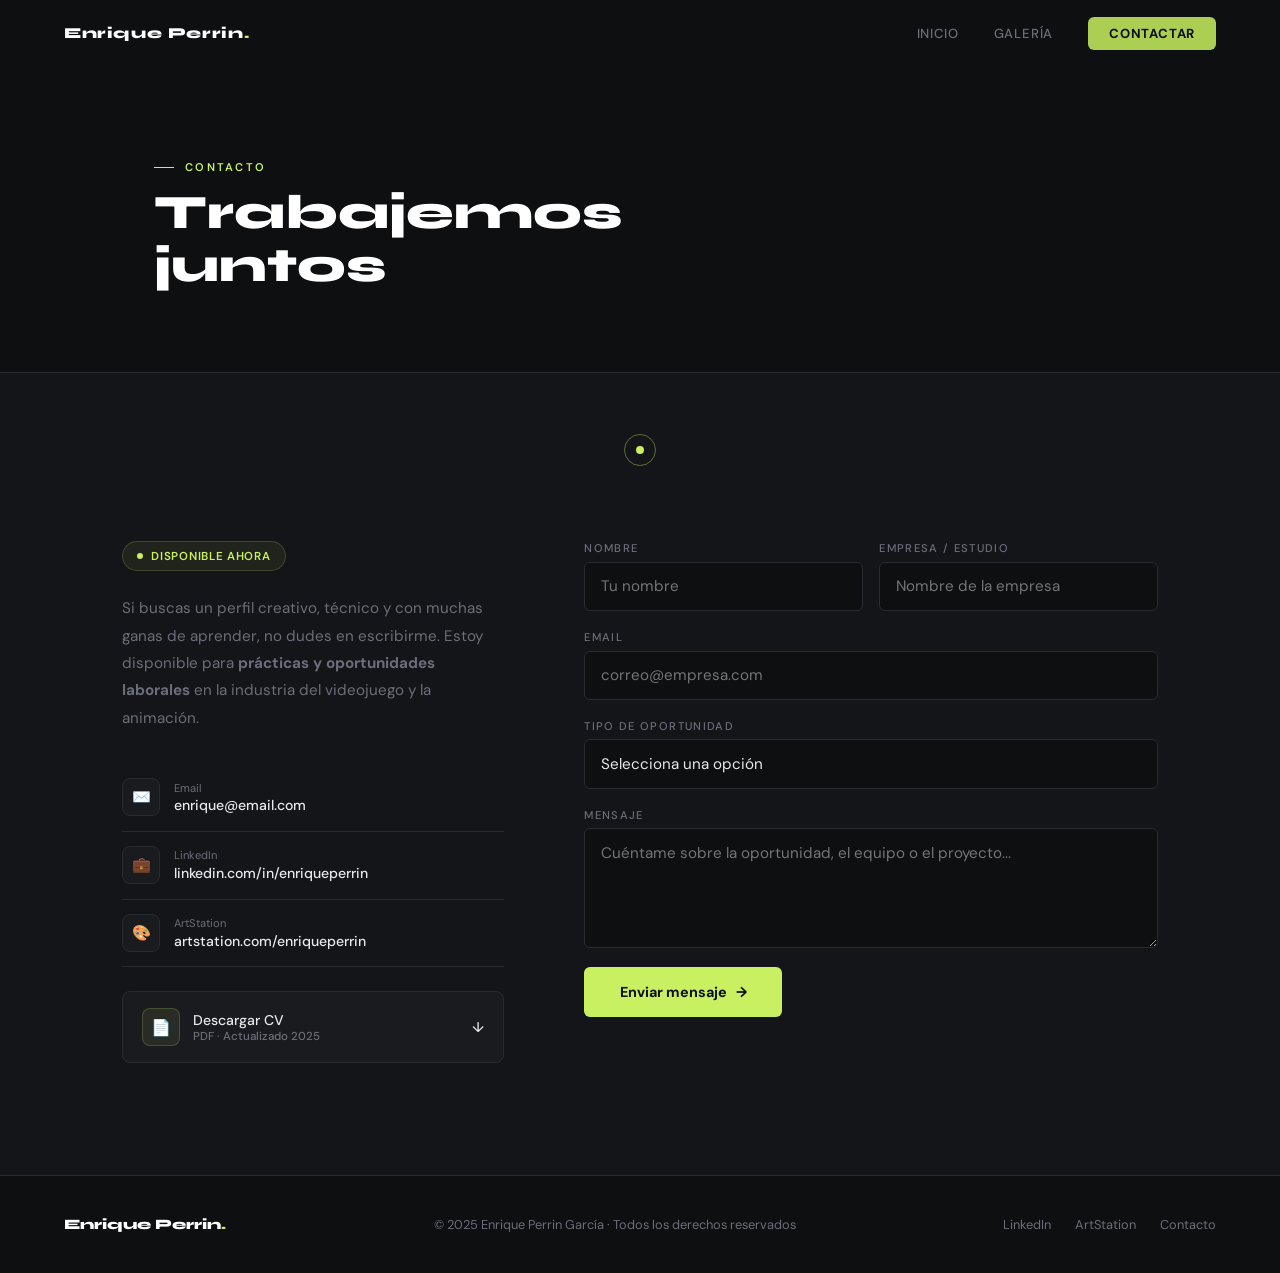
<file: contacto.html>
<!DOCTYPE html>
<html lang="es">
<head>
  <meta charset="UTF-8" />
  <meta name="viewport" content="width=device-width, initial-scale=1.0" />
  <title>Contacto — Enrique Perrin</title>
  <link rel="preconnect" href="https://fonts.googleapis.com" />
  <link href="https://fonts.googleapis.com/css2?family=Syne:wght@400;600;700;800&family=DM+Sans:ital,wght@0,300;0,400;0,500;1,300&display=swap" rel="stylesheet" />
  <link rel="stylesheet" href="css/main.css" />
  <style>
    /* Diseño original del usuario, mejorado */
    .contact-section { background: var(--bg2); border-top: 1px solid var(--line); }
    .contact-grid {
      display: grid; grid-template-columns: 4fr 6fr;
      gap: 5rem; margin-top: 3.5rem; align-items: start;
    }

    /* Links de contacto */
    .contact-item {
      display: flex; align-items: center; gap: .9rem; padding: .9rem 0;
      border-bottom: 1px solid var(--line); text-decoration: none;
      transition: color .2s; color: var(--text);
    }
    .contact-item:last-of-type { border-bottom: none; }
    .contact-item:hover { color: var(--accent); }
    .contact-item-icon {
      width: 38px; height: 38px; background: var(--bg3); border: 1px solid var(--line);
      border-radius: 8px; display: flex; align-items: center; justify-content: center;
      font-size: .95rem; flex-shrink: 0; transition: border-color .2s, background .2s;
    }
    .contact-item:hover .contact-item-icon { border-color: var(--accent); background: #c8f06010; }
    .contact-item-label { font-size: .7rem; color: var(--muted); margin-bottom: .1rem; }
    .contact-item-text  { font-size: .88rem; font-weight: 500; }

    /* CV download */
    .cv-download {
      margin-top: 1.5rem; display: flex; align-items: center; gap: .8rem;
      background: var(--bg3); border: 1px solid var(--line); border-radius: 8px;
      padding: 1rem 1.2rem; text-decoration: none; color: var(--text);
      transition: border-color .2s, color .2s, transform .2s;
      font-size: .88rem; font-weight: 500;
    }
    .cv-download:hover { border-color: var(--accent); color: var(--accent); transform: translateY(-2px); }
    .cv-icon {
      width: 38px; height: 38px; background: #c8f06015; border: 1px solid #c8f06030;
      border-radius: 8px; display: flex; align-items: center; justify-content: center; font-size: 1rem;
    }
    .cv-text-small { font-size: .72rem; color: var(--muted); }

    /* Disponibilidad badge */
    .avail-pill {
      display: inline-flex; align-items: center; gap: .5rem;
      background: #c8f06012; border: 1px solid #c8f06030;
      border-radius: 99px; padding: .4rem .9rem;
      font-size: .72rem; color: var(--accent); font-weight: 600;
      letter-spacing: .06em; text-transform: uppercase;
      margin-bottom: 1.5rem;
    }
    .avail-pill::before { content:''; width:6px; height:6px; border-radius:50%; background:var(--accent); animation:blink 2s infinite; }
    @keyframes blink { 0%,100%{opacity:1} 50%{opacity:.2} }

    /* Form */
    .contact-form { display: flex; flex-direction: column; gap: 1.2rem; }
    .form-row { display: grid; grid-template-columns: 1fr 1fr; gap: 1rem; }
    .f-group { display: flex; flex-direction: column; gap: .4rem; }
    .f-label { font-size: .7rem; letter-spacing: .12em; text-transform: uppercase; color: var(--muted); font-weight: 500; }
    .f-group input, .f-group textarea, .f-group select {
      background: var(--bg); border: 1px solid var(--line); border-radius: var(--radius);
      padding: .85rem 1rem; color: var(--text); font-family: var(--font-b); font-size: .95rem;
      outline: none; resize: vertical; -webkit-appearance: none; appearance: none;
      transition: border-color .2s, box-shadow .2s;
    }
    .f-group input:focus, .f-group textarea:focus, .f-group select:focus {
      border-color: var(--accent); box-shadow: 0 0 0 3px #c8f06015;
    }
    .f-group textarea { min-height: 120px; }
    .f-group select option { background: var(--bg2); }
    .btn-submit {
      background: var(--accent); color: var(--bg); border: none;
      font-family: var(--font-b); font-size: .9rem; font-weight: 700;
      padding: 1rem 2.2rem; border-radius: var(--radius); cursor: pointer;
      transition: opacity .2s, transform .2s, box-shadow .2s;
      display: flex; align-items: center; gap: .6rem; align-self: flex-start;
    }
    .btn-submit:hover { opacity: .85; transform: translateY(-2px); box-shadow: 0 12px 30px #c8f06025; }
    .btn-submit:disabled { opacity: .6; cursor: not-allowed; transform: none; }

    @media (max-width: 900px) {
      .contact-grid { grid-template-columns: 1fr; gap: 2.5rem; }
      .form-row { grid-template-columns: 1fr; }
    }
  </style>
</head>
<body>

<div id="cur"></div>
<div id="cur-r"></div>

<nav id="nav">
  <a href="index.html" class="nav-logo">Enrique Perrin<span class="dot">.</span></a>
  <ul class="nav-links">
    <li><a href="index.html">Inicio</a></li>
    <li><a href="galeria.html">Galería</a></li>
    <li><a href="contacto.html" class="nav-cta active" style="opacity:.85;">Contactar</a></li>
  </ul>
  <button class="nav-hamburger" id="navHamburger" aria-label="Menú">
    <span></span><span></span><span></span>
  </button>
</nav>
<div class="nav-mobile-menu" id="navMobile">
  <a href="index.html">Inicio</a>
  <a href="galeria.html">Galería</a>
  <a href="contacto.html" class="active">Contactar</a>
</div>

<div class="page-hero">
  <p class="s-eyebrow reveal">Contacto</p>
  <h1 class="s-title reveal">Trabajemos<br/>juntos</h1>
</div>

<section class="contact-section">
  <div class="inner">
    <div class="contact-grid">

      <!-- COLUMNA IZQUIERDA -->
      <div>
        <div class="avail-pill reveal" id="availPill">Disponible ahora</div>
        <p class="reveal" id="contactIntro" style="font-size:.95rem;color:var(--muted);line-height:1.8;margin-bottom:2rem;">
          Si buscas un perfil creativo, técnico y con muchas ganas de aprender, no dudes en escribirme.
          Estoy disponible para <strong style="color:var(--text);">prácticas y oportunidades laborales</strong>
          en la industria del videojuego y la animación.
        </p>

        <a id="contactEmail" href="mailto:enrique@email.com" class="contact-item reveal">
          <div class="contact-item-icon">✉️</div>
          <div>
            <div class="contact-item-label">Email</div>
            <div class="contact-item-text" id="emailText">enrique@email.com</div>
          </div>
        </a>

        <a id="contactLinkedin" href="https://linkedin.com/in/enriqueperrin" target="_blank" class="contact-item reveal">
          <div class="contact-item-icon">💼</div>
          <div>
            <div class="contact-item-label">LinkedIn</div>
            <div class="contact-item-text" id="linkedinText">linkedin.com/in/enriqueperrin</div>
          </div>
        </a>

        <a id="contactArtstation" href="https://artstation.com/enriqueperrin" target="_blank" class="contact-item reveal">
          <div class="contact-item-icon">🎨</div>
          <div>
            <div class="contact-item-label">ArtStation</div>
            <div class="contact-item-text" id="artstationText">artstation.com/enriqueperrin</div>
          </div>
        </a>

        <a id="cvDownload" href="#" class="cv-download reveal">
          <div class="cv-icon">📄</div>
          <div>
            <div>Descargar CV</div>
            <div class="cv-text-small">PDF · Actualizado 2025</div>
          </div>
          <span style="margin-left:auto;">↓</span>
        </a>
      </div>

      <!-- FORMULARIO (diseño original) -->
      <form class="contact-form reveal" onsubmit="handleForm(event)">
        <div class="form-row">
          <div class="f-group">
            <label class="f-label">Nombre</label>
            <input type="text" placeholder="Tu nombre" required autocomplete="name" />
          </div>
          <div class="f-group">
            <label class="f-label">Empresa / Estudio</label>
            <input type="text" placeholder="Nombre de la empresa" autocomplete="organization" />
          </div>
        </div>
        <div class="f-group">
          <label class="f-label">Email</label>
          <input type="email" placeholder="correo@empresa.com" required autocomplete="email" />
        </div>
        <div class="f-group">
          <label class="f-label">Tipo de oportunidad</label>
          <select>
            <option value="">Selecciona una opción</option>
            <option>Prácticas</option>
            <option>Trabajo a tiempo completo</option>
            <option>Proyecto freelance</option>
            <option>Colaboración</option>
            <option>Otro</option>
          </select>
        </div>
        <div class="f-group">
          <label class="f-label">Mensaje</label>
          <textarea placeholder="Cuéntame sobre la oportunidad, el equipo o el proyecto..."></textarea>
        </div>
        <button type="submit" class="btn-submit">
          <span id="submitTxt">Enviar mensaje</span> →
        </button>
      </form>
    </div>
  </div>
</section>

<footer>
  <div class="footer-logo">Enrique Perrin<span>.</span></div>
  <div>© 2025 Enrique Perrin García · Todos los derechos reservados</div>
  <div class="footer-links" style="display:flex;gap:1.5rem;flex-wrap:wrap;justify-content:center;"></div>
</footer>

<script src="js/data.js"></script>
<script src="js/shared.js"></script>
<script>
document.addEventListener('DOMContentLoaded', () => {
  const db = getDB();
  const c  = db.contact || {};
  const cfg = db.config || {};

  if (c.intro) document.getElementById('contactIntro').innerHTML = c.intro;

  const email = c.email || cfg.email || '';
  if (email) {
    document.getElementById('emailText').textContent = email;
    document.getElementById('contactEmail').href = 'mailto:' + email;
  }

  const li = c.linkedin || cfg.linkedin || '';
  if (li) {
    document.getElementById('linkedinText').textContent = li;
    document.getElementById('contactLinkedin').href = li.startsWith('http') ? li : 'https://' + li;
  }

  const as = c.artstation || cfg.artstation || '';
  if (as) {
    document.getElementById('artstationText').textContent = as;
    document.getElementById('contactArtstation').href = as.startsWith('http') ? as : 'https://' + as;
  }

  const cv = c.cvUrl || cfg.cvUrl || '#';
  document.getElementById('cvDownload').href = cv;

  if (cfg.availableForWork === false) {
    const pill = document.getElementById('availPill');
    pill.style.background = 'var(--bg3)';
    pill.style.borderColor = 'var(--line)';
    pill.style.color = 'var(--muted)';
    pill.textContent = 'No disponible actualmente';
  }
});
</script>
</body>
</html>
</file>
<file: css/main.css>
/* =====================================================
   MAIN.CSS — Estilos compartidos — Versión fusión
   ===================================================== */

*, *::before, *::after { box-sizing: border-box; margin: 0; padding: 0; }

:root {
  --bg:      #0e0f11;
  --bg2:     #141518;
  --bg3:     #1a1b1f;
  --line:    #2a2b30;
  --text:    #e8e9ec;
  --muted:   #6b6e7a;
  --accent:  #c8f060;
  --accent2: #4af0c4;
  --white:   #ffffff;
  --radius:  6px;
  --font-h:  'Syne', sans-serif;
  --font-b:  'DM Sans', sans-serif;
}

html { scroll-behavior: smooth; }

body {
  font-family: var(--font-b);
  background: var(--bg);
  color: var(--text);
  overflow-x: hidden;
}

/* ─── CURSOR PERSONALIZADO ─── */
/* Oculto por defecto; JS lo muestra solo si hay ratón */
#cur, #cur-r {
  position: fixed; border-radius: 50%;
  pointer-events: none; z-index: 9999;
  transform: translate(-50%,-50%);
  display: none;
  will-change: left, top;
}
#cur   { width: 8px; height: 8px; background: var(--accent); transition: width .15s, height .15s, background .2s; }
#cur-r { width: 32px; height: 32px; border: 1.5px solid var(--accent); opacity: .4; transition: width .2s, height .2s, opacity .2s; }
body.hovering #cur   { width: 16px; height: 16px; background: var(--accent2); }
body.hovering #cur-r { width: 48px; height: 48px; opacity: .2; }

/* ─── NAV ─── */
nav {
  position: fixed; top: 0; width: 100%; z-index: 200;
  display: flex; align-items: center; justify-content: space-between;
  padding: 1.4rem 4rem;
  border-bottom: 1px solid transparent;
  transition: background .4s, border-color .4s, padding .3s;
}
nav.scrolled {
  background: rgba(14,15,17,.95);
  border-color: var(--line);
  backdrop-filter: blur(14px);
  -webkit-backdrop-filter: blur(14px);
  padding: 1rem 4rem;
}
.nav-logo {
  font-family: var(--font-h); font-size: .95rem; font-weight: 800;
  letter-spacing: .04em; color: var(--white); text-decoration: none;
  flex-shrink: 0;
}
.nav-logo .dot { color: var(--accent); }
.nav-links { display: flex; gap: 2.2rem; list-style: none; align-items: center; }
.nav-links a {
  font-size: .82rem; letter-spacing: .06em; text-transform: uppercase;
  color: var(--muted); text-decoration: none; font-weight: 500; transition: color .2s;
  white-space: nowrap;
}
.nav-links a:hover, .nav-links a.active { color: var(--white); }
.nav-links .nav-cta {
  background: var(--accent); color: var(--bg) !important;
  padding: .5rem 1.3rem; border-radius: var(--radius); font-weight: 700;
}
.nav-links .nav-cta:hover { opacity: .85; }

/* Hamburguesa */
.nav-hamburger {
  display: none; flex-direction: column; gap: 5px;
  background: none; border: none; cursor: pointer; padding: .5rem; z-index: 300;
}
.nav-hamburger span {
  display: block; width: 24px; height: 2px;
  background: var(--text); border-radius: 2px;
  transition: transform .3s, opacity .3s;
}
.nav-hamburger.open span:nth-child(1) { transform: translateY(7px) rotate(45deg); }
.nav-hamburger.open span:nth-child(2) { opacity: 0; }
.nav-hamburger.open span:nth-child(3) { transform: translateY(-7px) rotate(-45deg); }

/* Menú móvil */
.nav-mobile-menu {
  display: none;
  position: fixed; inset: 0; z-index: 199;
  background: var(--bg);
  flex-direction: column;
  align-items: center; justify-content: center; gap: 2.5rem;
}
.nav-mobile-menu.open { display: flex; }
.nav-mobile-menu a {
  font-family: var(--font-h); font-size: 2rem; font-weight: 800;
  color: var(--muted); text-decoration: none; letter-spacing: .04em;
  transition: color .2s;
}
.nav-mobile-menu a:hover, .nav-mobile-menu a.active { color: var(--accent); }
.nav-mobile-menu .nav-cta-mobile {
  background: var(--accent); color: var(--bg) !important;
  padding: .9rem 2.5rem; border-radius: var(--radius); font-size: 1.2rem !important;
}

/* ─── SECCIONES COMPARTIDAS ─── */
section { position: relative; z-index: 1; }
.inner { max-width: 1100px; margin: 0 auto; padding: 7rem 2rem; }

.s-eyebrow {
  font-size: .7rem; letter-spacing: .2em; text-transform: uppercase;
  color: var(--accent); margin-bottom: .8rem; font-weight: 600;
  display: flex; align-items: center; gap: .7rem;
}
.s-eyebrow::before { content:''; width: 20px; height: 1px; background: var(--accent); }
.s-title {
  font-family: var(--font-h); font-size: clamp(2rem, 4vw, 3rem);
  font-weight: 800; color: var(--white); line-height: 1.1;
}

/* ─── BOTONES ─── */
.btn {
  display: inline-flex; align-items: center; gap: .5rem;
  text-decoration: none; font-family: var(--font-b);
  font-size: .85rem; font-weight: 600; letter-spacing: .03em;
  padding: .85rem 2rem; border-radius: var(--radius);
  transition: all .22s; cursor: pointer; border: none;
}
.btn-lime { background: var(--accent); color: var(--bg); }
.btn-lime:hover { opacity: .88; transform: translateY(-2px); box-shadow: 0 8px 30px #c8f06030; }
.btn-ghost { border: 1px solid var(--line); color: var(--text); background: transparent; }
.btn-ghost:hover { border-color: var(--accent); color: var(--accent); transform: translateY(-2px); }

/* ─── REVEAL ─── */
.reveal { opacity: 0; transform: translateY(22px); transition: opacity .7s ease, transform .7s ease; }
.reveal.in  { opacity: 1; transform: translateY(0); }

/* ─── PAGE HERO (galería, contacto) ─── */
.page-hero {
  padding: 10rem 4rem 5rem;
  max-width: 1100px; margin: 0 auto;
}

/* ─── FOOTER ─── */
footer {
  background: var(--bg); border-top: 1px solid var(--line);
  padding: 2.5rem 4rem;
  display: flex; align-items: center; justify-content: space-between;
  font-size: .8rem; color: var(--muted);
  flex-wrap: wrap; gap: 1rem;
}
footer a { color: var(--muted); text-decoration: none; transition: color .2s; }
footer a:hover { color: var(--accent); }
.footer-logo { font-family: var(--font-h); font-weight: 800; color: var(--white); font-size: .9rem; }
.footer-logo span { color: var(--accent); }

/* ─── RESPONSIVE GLOBAL ─── */
@media (max-width: 900px) {
  nav { padding: 1rem 1.5rem; }
  nav.scrolled { padding: .8rem 1.5rem; }
  .nav-links { display: none !important; }
  .nav-hamburger { display: flex; }
  .inner { padding: 4rem 1.5rem; }
  .page-hero { padding: 7rem 1.5rem 3rem; }
  footer { padding: 2rem 1.5rem; flex-direction: column; text-align: center; }
  footer > div:last-child { justify-content: center; display: flex; gap: 1.5rem; }
}

@media (max-width: 600px) {
  .inner { padding: 3.5rem 1.2rem; }
  .page-hero { padding: 6rem 1.2rem 2.5rem; }
}
</file>
